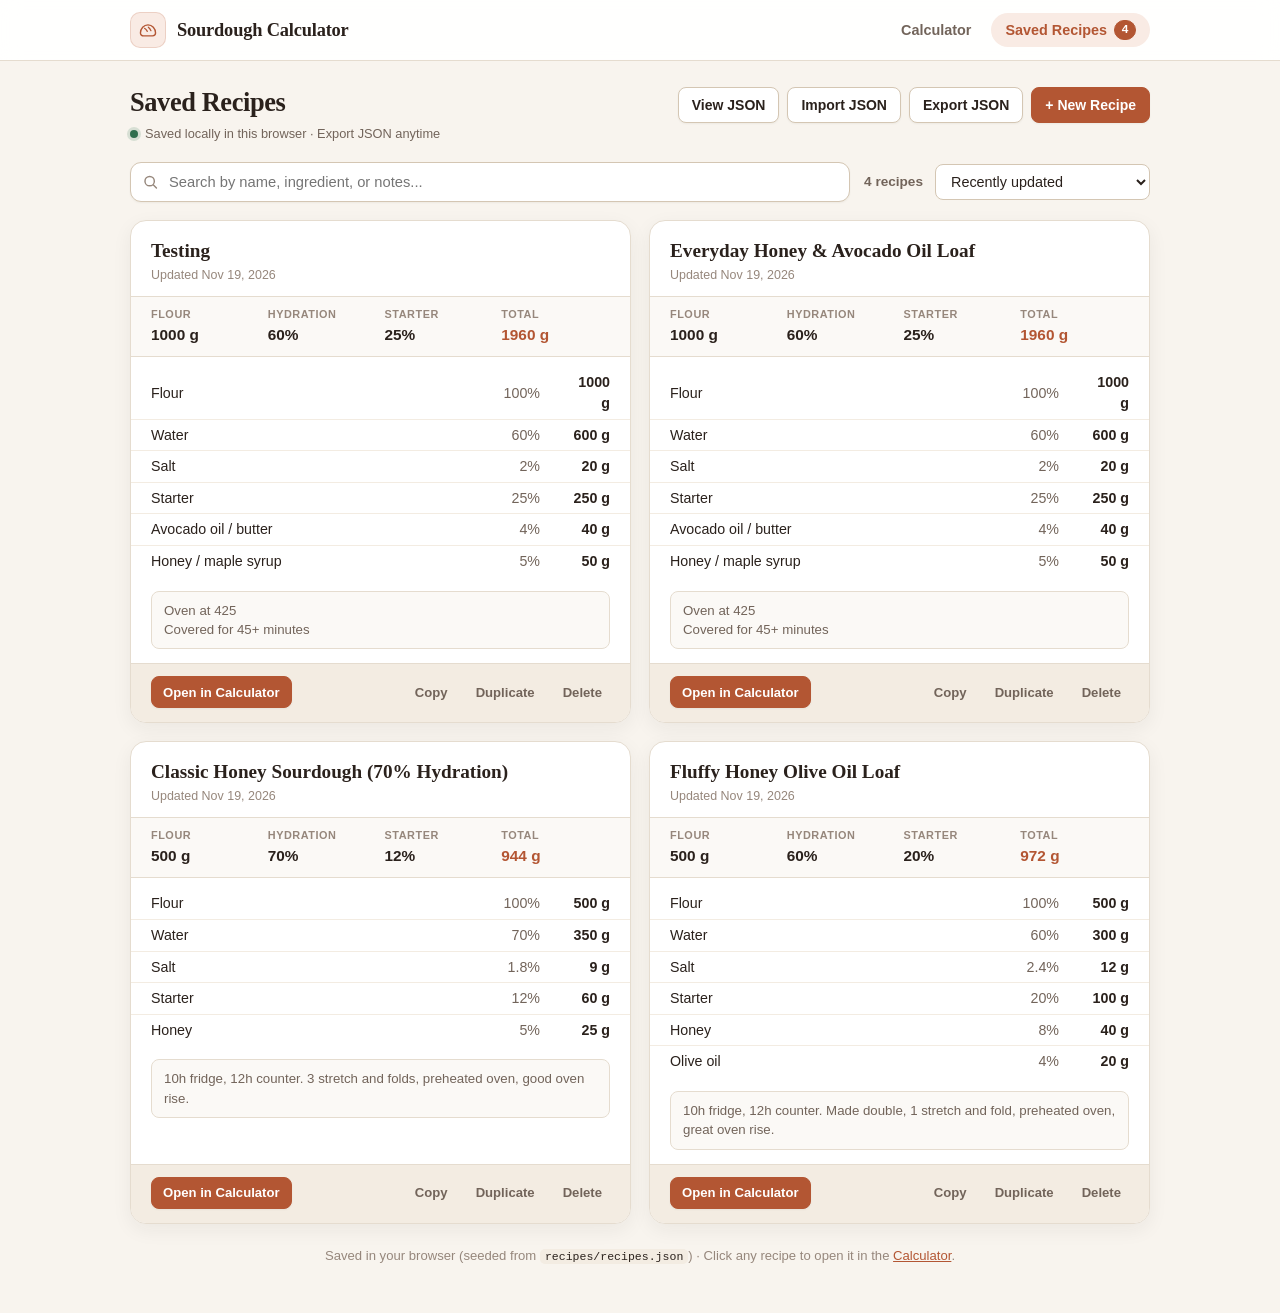
<file: recipes.html>
<!DOCTYPE html>
<html lang="en">
<head>
  <meta charset="UTF-8" />
  <meta name="viewport" content="width=device-width, initial-scale=1.0" />
  <title>Saved Recipes · Sourdough Baking Calculator</title>
  <link rel="manifest" href="manifest.webmanifest" />
  <link rel="icon" href="icons/icon.svg" type="image/svg+xml" />
  <link rel="apple-touch-icon" sizes="192x192" href="icons/icon-192.png" />
  <meta name="theme-color" content="#b35633" />
  <meta name="apple-mobile-web-app-capable" content="yes" />
  <meta name="apple-mobile-web-app-title" content="Sourdough" />
  <meta name="apple-mobile-web-app-status-bar-style" content="default" />
  <link rel="stylesheet" href="styles.css" />
</head>
<body>
  <!-- Shared Site Navigation -->
  <nav class="site-nav" aria-label="Primary navigation">
    <div class="site-nav-inner">
      <a href="index.html" class="brand">
        <div class="brand-mark" aria-hidden="true">
          <svg viewBox="0 0 32 32" fill="none" xmlns="http://www.w3.org/2000/svg">
            <path d="M5 20.5C5 13.5 10 8.5 16 8.5C22 8.5 27 13.5 27 20.5C27 22.985 24.985 24.5 22.5 24.5H9.5C7.015 24.5 5 22.985 5 20.5Z" stroke="currentColor" stroke-width="2" stroke-linecap="round" stroke-linejoin="round"/>
            <path d="M11 13.5C12.5 14.5 14 16 15 18" stroke="currentColor" stroke-width="1.8" stroke-linecap="round"/>
            <path d="M16.5 12C18 13.2 19.3 14.8 20.3 17" stroke="currentColor" stroke-width="1.8" stroke-linecap="round"/>
          </svg>
        </div>
        <span class="brand-name">Sourdough Calculator</span>
      </a>

      <div class="nav-links">
        <a href="index.html" class="nav-link">Calculator</a>
        <a href="recipes.html" class="nav-link is-active" aria-current="page">
          Saved Recipes
          <span class="nav-count" id="navRecipeCount">0</span>
        </a>
      </div>
    </div>
  </nav>

  <div class="page page-wide">
    <header class="page-header">
      <div>
        <h1>Saved Recipes</h1>
        <div id="storageStatus" class="storage-status"></div>
      </div>

      <div class="header-actions">
        <button type="button" id="toggleJsonBtn" class="btn btn-secondary">View JSON</button>
        <button type="button" id="importJsonBtn" class="btn btn-secondary">Import JSON</button>
        <input type="file" id="importFileInput" accept=".json,application/json" hidden />
        <button type="button" id="exportJsonBtn" class="btn btn-secondary">Export JSON</button>
        <a href="index.html?new=1" class="btn btn-primary">+ New Recipe</a>
      </div>
    </header>

    <div id="pageFeedback" class="page-feedback" role="status" aria-live="polite" hidden></div>

    <!-- Collapsible Raw JSON Viewer -->
    <section id="rawJsonPanel" class="json-panel" aria-label="Raw recipes.json viewer" hidden>
      <div class="json-panel-header">
        <div>
          <h2 class="json-panel-title">recipes/recipes.json</h2>
          <p class="json-panel-sub">Formatted preview of your saved recipes file</p>
        </div>
        <div class="json-panel-actions">
          <button type="button" id="copyJsonBtn" class="btn btn-secondary">Copy JSON</button>
          <button type="button" id="closeJsonBtn" class="btn btn-ghost">Close</button>
        </div>
      </div>
      <pre id="rawJsonCode" class="json-code"></pre>
    </section>

    <!-- Search & Sort Controls -->
    <section class="library-toolbar" aria-label="Filter and sort recipes">
      <div class="search-wrap">
        <svg class="search-icon" viewBox="0 0 20 20" fill="none" aria-hidden="true">
          <circle cx="9" cy="9" r="5.5" stroke="currentColor" stroke-width="1.7"/>
          <path d="M13.5 13.5L17 17" stroke="currentColor" stroke-width="1.7" stroke-linecap="round"/>
        </svg>
        <input
          type="search"
          id="searchInput"
          class="search-input"
          placeholder="Search by name, ingredient, or notes..."
          autocomplete="off"
        />
      </div>

      <div class="toolbar-right">
        <span id="resultsCount" class="results-count">0 recipes</span>
        <select id="sortSelect" class="select-input select-compact" aria-label="Sort recipes">
          <option value="recent">Recently updated</option>
          <option value="name">Name (A–Z)</option>
          <option value="hydration-desc">Hydration (High → Low)</option>
          <option value="weight-desc">Total Weight (High → Low)</option>
        </select>
      </div>
    </section>

    <!-- Recipes Grid -->
    <main id="recipesGrid" class="recipes-grid" aria-live="polite"></main>

    <!-- Empty State -->
    <section id="emptyState" class="empty-card" hidden>
      <h2 id="emptyTitle">No saved recipes yet</h2>
      <p id="emptyMessage">Save a recipe from the calculator and it will appear here automatically.</p>
      <a href="index.html" class="btn btn-primary">Go to Calculator</a>
    </section>

    <footer class="app-footer">
      <span>Saved in your browser (seeded from <code>recipes/recipes.json</code>) &middot; Click any recipe to open it in the <a href="index.html">Calculator</a>.</span>
    </footer>
  </div>

  <script src="storage.js"></script>
  <script src="recipes-page.js"></script>
</body>
</html>
</file>
<file: styles.css>
:root {
  --bg: #f8f4ee;
  --surface: #ffffff;
  --surface-subtle: #fbf9f6;
  --surface-tint: #f3ece2;
  --border: #e5dccf;
  --border-strong: #d4c6b3;
  --text: #2a211c;
  --text-muted: #72645a;
  --text-soft: #96877c;
  --accent: #b35633;
  --accent-hover: #994627;
  --accent-soft: #f9ebe4;
  --success: #2f6f4e;
  --success-bg: #ecf7f1;
  --success-border: #bfe3ce;
  --info-bg: #f2f5f9;
  --info-border: #cfdbe8;
  --info-text: #345172;
  --warning-bg: #fff5e6;
  --warning-border: #efc482;
  --warning-text: #8a520b;
  --danger: #b53d3d;
  --danger-bg: #fdf0f0;
  --danger-border: #e9b9b9;
  --radius-lg: 16px;
  --radius-md: 11px;
  --radius-sm: 8px;
  --shadow-sm: 0 1px 2px rgba(42, 33, 28, 0.05);
  --shadow-md: 0 6px 20px rgba(42, 33, 28, 0.06);
  --font-serif: Georgia, "Iowan Old Style", "Palatino Linotype", serif;
  --font-sans: -apple-system, BlinkMacSystemFont, "Segoe UI", Roboto, "Helvetica Neue", Arial, sans-serif;
  --font-mono: ui-monospace, SFMono-Regular, Menlo, Consolas, "Liberation Mono", monospace;
}

*,
*::before,
*::after {
  box-sizing: border-box;
}

html {
  font-size: 16px;
  -webkit-font-smoothing: antialiased;
}

body {
  margin: 0;
  min-height: 100vh;
  background: var(--bg);
  color: var(--text);
  font-family: var(--font-sans);
  line-height: 1.45;
}

code {
  font-family: var(--font-mono);
  font-size: 0.88em;
  background: var(--surface-tint);
  padding: 1px 5px;
  border-radius: 5px;
  color: var(--text);
}

a {
  color: var(--accent);
}

/* Shared Top Navigation */
.site-nav {
  position: sticky;
  top: 0;
  z-index: 20;
  background: rgba(255, 255, 255, 0.92);
  backdrop-filter: blur(10px);
  border-bottom: 1px solid var(--border);
}

.site-nav-inner {
  max-width: 1060px;
  margin: 0 auto;
  padding: 0 20px;
  height: 60px;
  display: flex;
  align-items: center;
  justify-content: space-between;
  gap: 16px;
}

.brand {
  display: inline-flex;
  align-items: center;
  gap: 11px;
  text-decoration: none;
  color: var(--text);
}

.brand-mark {
  width: 36px;
  height: 36px;
  border-radius: 10px;
  background: var(--accent-soft);
  color: var(--accent);
  border: 1px solid rgba(179, 86, 51, 0.18);
  display: flex;
  align-items: center;
  justify-content: center;
  flex-shrink: 0;
}

.brand-mark svg {
  width: 22px;
  height: 22px;
}

.brand-name {
  font-family: var(--font-serif);
  font-size: 1.15rem;
  font-weight: 700;
  letter-spacing: -0.01em;
}

.nav-links {
  display: flex;
  align-items: center;
  gap: 6px;
}

.nav-link {
  display: inline-flex;
  align-items: center;
  gap: 7px;
  padding: 7px 14px;
  border-radius: 999px;
  text-decoration: none;
  font-size: 0.9rem;
  font-weight: 600;
  color: var(--text-muted);
  transition: background-color 0.15s ease, color 0.15s ease;
}

.nav-link:hover {
  background: var(--surface-tint);
  color: var(--text);
}

.nav-link.is-active {
  background: var(--accent-soft);
  color: var(--accent);
}

.nav-count {
  display: inline-flex;
  align-items: center;
  justify-content: center;
  min-width: 22px;
  height: 20px;
  padding: 0 6px;
  border-radius: 999px;
  font-size: 0.74rem;
  font-weight: 700;
  background: var(--surface);
  color: var(--text-muted);
  border: 1px solid var(--border);
  font-variant-numeric: tabular-nums;
}

.nav-link.is-active .nav-count {
  background: var(--accent);
  color: #fff;
  border-color: var(--accent);
}

/* Page Containers */
.page {
  max-width: 780px;
  margin: 0 auto;
  padding: 26px 20px 48px;
}

.page-wide {
  max-width: 1060px;
}

/* Page Header */
.page-header {
  display: flex;
  align-items: flex-start;
  justify-content: space-between;
  gap: 16px;
  margin-bottom: 18px;
  flex-wrap: wrap;
}

.page-header h1 {
  margin: 0;
  font-family: var(--font-serif);
  font-size: 1.65rem;
  font-weight: 700;
  letter-spacing: -0.015em;
  color: var(--text);
  line-height: 1.2;
}

.storage-status {
  display: inline-flex;
  align-items: center;
  gap: 7px;
  margin-top: 6px;
  font-size: 0.8rem;
  color: var(--text-muted);
}

.status-dot {
  width: 8px;
  height: 8px;
  border-radius: 50%;
  flex-shrink: 0;
}

.storage-status.is-live .status-dot {
  background: var(--success);
  box-shadow: 0 0 0 3px rgba(47, 111, 78, 0.16);
}

.storage-status.is-local .status-dot {
  background: #c78328;
  box-shadow: 0 0 0 3px rgba(199, 131, 40, 0.16);
}

.header-actions {
  display: flex;
  align-items: center;
  gap: 8px;
  flex-wrap: wrap;
}

/* Buttons */
.btn {
  display: inline-flex;
  align-items: center;
  justify-content: center;
  gap: 7px;
  height: 36px;
  padding: 0 13px;
  border-radius: var(--radius-sm);
  font-family: inherit;
  font-size: 0.875rem;
  font-weight: 600;
  text-decoration: none;
  cursor: pointer;
  white-space: nowrap;
  transition: background-color 0.15s ease, border-color 0.15s ease, color 0.15s ease, transform 0.08s ease;
}

.btn:active {
  transform: translateY(1px);
}

.btn-sm {
  height: 32px;
  padding: 0 11px;
  font-size: 0.82rem;
}

.btn-icon {
  width: 16px;
  height: 16px;
  flex-shrink: 0;
}

.btn-primary {
  background: var(--accent);
  color: #fff;
  border: 1px solid var(--accent);
  box-shadow: var(--shadow-sm);
}

.btn-primary:hover {
  background: var(--accent-hover);
  border-color: var(--accent-hover);
}

.btn-secondary {
  background: var(--surface);
  color: var(--text);
  border: 1px solid var(--border-strong);
  box-shadow: var(--shadow-sm);
}

.btn-secondary:hover {
  background: var(--surface-subtle);
  border-color: var(--text-soft);
}

.btn-secondary.copied {
  background: var(--accent-soft);
  border-color: var(--accent);
  color: var(--accent);
}

.btn-ghost {
  background: transparent;
  color: var(--text-muted);
  border: 1px solid transparent;
}

.btn-ghost:hover {
  background: var(--surface-tint);
  color: var(--text);
}

.btn-danger {
  background: var(--danger);
  color: #fff;
  border: 1px solid var(--danger);
}

.btn-danger-hover:hover {
  background: var(--danger-bg);
  color: var(--danger);
}

/* Open & Save Recipe Bar */
.recipe-bar {
  background: var(--surface);
  border: 1px solid var(--border);
  border-radius: var(--radius-lg);
  padding: 16px 20px;
  margin-bottom: 18px;
  box-shadow: var(--shadow-sm);
  display: grid;
  grid-template-columns: minmax(200px, 1fr) minmax(260px, 1.35fr);
  gap: 14px 18px;
  align-items: end;
}

.recipe-bar-group {
  display: flex;
  flex-direction: column;
  gap: 5px;
  min-width: 0;
}

.bar-label {
  font-size: 0.74rem;
  font-weight: 700;
  text-transform: uppercase;
  letter-spacing: 0.06em;
  color: var(--text-muted);
}

.save-row {
  display: flex;
  align-items: center;
  gap: 8px;
}

.text-input,
.select-input {
  height: 36px;
  padding: 0 11px;
  border: 1px solid var(--border-strong);
  border-radius: var(--radius-sm);
  background: var(--surface);
  color: var(--text);
  font-family: inherit;
  font-size: 0.9rem;
  transition: border-color 0.15s ease, box-shadow 0.15s ease;
}

.text-input {
  flex: 1;
  min-width: 0;
}

.select-input {
  width: 100%;
  cursor: pointer;
}

.select-compact {
  width: auto;
  min-width: 170px;
}

.text-input:focus,
.select-input:focus {
  outline: none;
  border-color: var(--accent);
  box-shadow: 0 0 0 3px rgba(179, 86, 51, 0.13);
}

.bar-feedback,
.page-feedback {
  grid-column: 1 / -1;
  padding: 9px 12px;
  border-radius: var(--radius-sm);
  font-size: 0.85rem;
  font-weight: 500;
}

.page-feedback {
  margin-bottom: 16px;
}

.bar-feedback.is-success,
.page-feedback.is-success {
  background: var(--success-bg);
  border: 1px solid var(--success-border);
  color: var(--success);
}

.bar-feedback.is-info,
.page-feedback.is-info {
  background: var(--info-bg);
  border: 1px solid var(--info-border);
  color: var(--info-text);
}

.bar-feedback.is-error,
.page-feedback.is-error {
  background: var(--danger-bg);
  border: 1px solid var(--danger-border);
  color: var(--danger);
}

/* Hero Bar */
.hero-card {
  background: var(--surface);
  border: 1px solid var(--border);
  border-radius: var(--radius-lg);
  padding: 20px 22px;
  margin-bottom: 18px;
  box-shadow: var(--shadow-md);
  display: flex;
  align-items: center;
  justify-content: space-between;
  gap: 24px;
  flex-wrap: wrap;
}

.total-flour-control {
  display: flex;
  flex-direction: column;
  gap: 6px;
}

.hero-label {
  font-size: 0.78rem;
  font-weight: 600;
  text-transform: uppercase;
  letter-spacing: 0.06em;
  color: var(--text-muted);
}

.hero-input-row {
  display: flex;
  align-items: center;
  gap: 10px;
}

.quick-scale {
  display: flex;
  gap: 6px;
}

.chip-btn {
  height: 44px;
  min-width: 44px;
  padding: 0 11px;
  border-radius: var(--radius-md);
  border: 1px solid var(--border);
  background: var(--surface-subtle);
  color: var(--text-muted);
  font-family: inherit;
  font-size: 0.9rem;
  font-weight: 600;
  cursor: pointer;
  transition: all 0.15s ease;
}

.chip-btn:hover {
  background: var(--accent-soft);
  border-color: rgba(179, 86, 51, 0.35);
  color: var(--accent);
}

.hero-metrics {
  display: flex;
  align-items: center;
  gap: 24px;
  flex-wrap: wrap;
}

.metric {
  display: flex;
  flex-direction: column;
  gap: 2px;
  min-width: 74px;
}

.metric-label {
  font-size: 0.76rem;
  font-weight: 600;
  text-transform: uppercase;
  letter-spacing: 0.05em;
  color: var(--text-soft);
}

.metric-value {
  font-size: 1.25rem;
  font-weight: 700;
  color: var(--text);
  font-variant-numeric: tabular-nums;
}

.metric-accent .metric-value {
  color: var(--accent);
}

/* Main Calculator Card */
.calc-card {
  background: var(--surface);
  border: 1px solid var(--border);
  border-radius: var(--radius-lg);
  box-shadow: var(--shadow-md);
  overflow: hidden;
  margin-bottom: 18px;
}

.table-head,
.ingredient-row,
.total-row {
  display: grid;
  grid-template-columns: minmax(170px, 1fr) 128px 136px 36px;
  align-items: center;
  gap: 12px;
  padding-left: 22px;
  padding-right: 16px;
}

.table-head {
  padding-top: 12px;
  padding-bottom: 12px;
  background: var(--surface-subtle);
  border-bottom: 1px solid var(--border);
  font-size: 0.75rem;
  font-weight: 600;
  text-transform: uppercase;
  letter-spacing: 0.06em;
  color: var(--text-soft);
}

.table-head .col-pct,
.table-head .col-weight {
  text-align: right;
  padding-right: 8px;
}

/* Groups */
.group {
  padding: 14px 0 12px;
  border-bottom: 1px solid var(--border);
}

.group:last-of-type {
  border-bottom: none;
}

.group-header {
  display: flex;
  align-items: center;
  justify-content: space-between;
  padding: 0 22px 10px;
}

.group-title-wrap {
  display: flex;
  align-items: center;
  gap: 8px;
}

.group-title {
  margin: 0;
  font-size: 0.82rem;
  font-weight: 700;
  text-transform: uppercase;
  letter-spacing: 0.07em;
  color: var(--text-muted);
}

.group-pill {
  font-size: 0.74rem;
  font-weight: 600;
  padding: 2px 8px;
  border-radius: 999px;
  background: var(--surface-tint);
  color: var(--text-muted);
  font-variant-numeric: tabular-nums;
}

.group-pill.warn {
  background: var(--warning-bg);
  color: var(--warning-text);
  border: 1px solid var(--warning-border);
}

.btn-add {
  display: inline-flex;
  align-items: center;
  gap: 4px;
  padding: 5px 10px;
  border-radius: var(--radius-sm);
  border: 1px solid rgba(179, 86, 51, 0.25);
  background: var(--accent-soft);
  color: var(--accent);
  font-family: inherit;
  font-size: 0.82rem;
  font-weight: 600;
  cursor: pointer;
  transition: background-color 0.15s ease, border-color 0.15s ease;
}

.btn-add:hover {
  background: #f4ded2;
  border-color: rgba(179, 86, 51, 0.45);
}

/* Ingredient Rows */
.rows-list {
  display: flex;
  flex-direction: column;
  gap: 6px;
}

.ingredient-row {
  padding-top: 4px;
  padding-bottom: 4px;
}

.name-cell {
  display: flex;
  align-items: center;
  gap: 8px;
  min-width: 0;
}

.name-static {
  font-size: 0.96rem;
  font-weight: 500;
  color: var(--text);
  padding: 8px 2px;
}

.name-input {
  width: 100%;
  min-width: 0;
  padding: 8px 10px;
  border: 1px solid transparent;
  border-radius: var(--radius-sm);
  background: transparent;
  color: var(--text);
  font-family: inherit;
  font-size: 0.96rem;
  font-weight: 500;
  transition: border-color 0.15s ease, background-color 0.15s ease;
}

.name-input:hover {
  background: var(--surface-subtle);
  border-color: var(--border);
}

.name-input:focus {
  outline: none;
  background: var(--surface);
  border-color: var(--accent);
  box-shadow: 0 0 0 3px rgba(179, 86, 51, 0.12);
}

.name-input::placeholder {
  color: var(--text-soft);
  font-weight: 400;
}

.auto-badge {
  flex-shrink: 0;
  font-size: 0.68rem;
  font-weight: 600;
  text-transform: uppercase;
  letter-spacing: 0.05em;
  padding: 2px 6px;
  border-radius: 5px;
  background: var(--surface-tint);
  color: var(--text-muted);
}

/* Number Inputs with Unit Suffix */
.unit-input {
  position: relative;
  display: flex;
  align-items: center;
  background: var(--surface);
  border: 1px solid var(--border-strong);
  border-radius: var(--radius-sm);
  transition: border-color 0.15s ease, box-shadow 0.15s ease, background-color 0.15s ease;
}

.unit-input:hover:not(.is-readonly) {
  border-color: var(--text-soft);
}

.unit-input:focus-within:not(.is-readonly) {
  border-color: var(--accent);
  box-shadow: 0 0 0 3px rgba(179, 86, 51, 0.14);
}

.unit-input input {
  width: 100%;
  border: none;
  background: transparent;
  padding: 8px 6px 8px 10px;
  font-family: inherit;
  font-size: 0.96rem;
  font-weight: 600;
  color: var(--text);
  text-align: right;
  font-variant-numeric: tabular-nums;
  outline: none;
  -moz-appearance: textfield;
}

.unit-input input::-webkit-outer-spin-button,
.unit-input input::-webkit-inner-spin-button {
  -webkit-appearance: none;
  margin: 0;
}

.unit-suffix {
  padding-right: 10px;
  font-size: 0.85rem;
  font-weight: 500;
  color: var(--text-soft);
  user-select: none;
  flex-shrink: 0;
}

.unit-input.is-readonly {
  background: var(--surface-subtle);
  border-color: var(--border);
}

.unit-input.is-readonly input {
  color: var(--text-muted);
  cursor: default;
}

.unit-input-lg {
  width: 158px;
  border-radius: var(--radius-md);
  border-width: 1.5px;
  border-color: var(--border-strong);
}

.unit-input-lg input {
  font-size: 1.35rem;
  font-weight: 700;
  padding: 9px 6px 9px 12px;
}

.unit-input-lg .unit-suffix {
  font-size: 1rem;
  padding-right: 12px;
}

.unit-input-total {
  border-color: rgba(179, 86, 51, 0.4);
  background: var(--surface);
}

.unit-input-total input {
  font-size: 1.05rem;
  font-weight: 700;
  color: var(--accent);
}

.btn-remove {
  width: 32px;
  height: 32px;
  border: none;
  border-radius: var(--radius-sm);
  background: transparent;
  color: var(--text-soft);
  font-size: 1.2rem;
  line-height: 1;
  display: inline-flex;
  align-items: center;
  justify-content: center;
  cursor: pointer;
  transition: background-color 0.15s ease, color 0.15s ease;
}

.btn-remove:hover {
  background: var(--danger-bg);
  color: var(--danger);
}

.inline-warning {
  margin: 10px 22px 2px;
  padding: 9px 12px;
  border-radius: var(--radius-sm);
  background: var(--warning-bg);
  border: 1px solid var(--warning-border);
  color: var(--warning-text);
  font-size: 0.85rem;
  font-weight: 500;
}

.empty-hint {
  margin: 4px 22px 6px;
  font-size: 0.86rem;
  color: var(--text-soft);
}

.total-row {
  padding-top: 16px;
  padding-bottom: 16px;
  background: var(--surface-tint);
  border-top: 1px solid var(--border);
}

.total-label-wrap {
  display: flex;
  flex-direction: column;
}

.total-label {
  font-size: 1rem;
  font-weight: 700;
  color: var(--text);
}

.total-hint {
  font-size: 0.76rem;
  color: var(--text-muted);
}

.total-pct-value {
  text-align: right;
  padding-right: 10px;
  font-size: 0.96rem;
  font-weight: 700;
  color: var(--text-muted);
  font-variant-numeric: tabular-nums;
}

/* Notes Card */
.notes-card {
  background: var(--surface);
  border: 1px solid var(--border);
  border-radius: var(--radius-lg);
  padding: 16px 20px 18px;
  box-shadow: var(--shadow-sm);
}

.notes-label {
  display: block;
  margin-bottom: 8px;
  font-size: 0.8rem;
  font-weight: 700;
  text-transform: uppercase;
  letter-spacing: 0.06em;
  color: var(--text-muted);
}

.notes-card textarea {
  width: 100%;
  resize: vertical;
  min-height: 70px;
  padding: 10px 12px;
  border: 1px solid var(--border);
  border-radius: var(--radius-sm);
  background: var(--surface-subtle);
  color: var(--text);
  font-family: inherit;
  font-size: 0.93rem;
  line-height: 1.5;
  transition: border-color 0.15s ease, background-color 0.15s ease, box-shadow 0.15s ease;
}

.notes-card textarea:focus {
  outline: none;
  background: var(--surface);
  border-color: var(--accent);
  box-shadow: 0 0 0 3px rgba(179, 86, 51, 0.12);
}

/* ===========================
   Saved Recipes Page
   =========================== */

.json-panel {
  background: #231c18;
  color: #f4ece3;
  border-radius: var(--radius-lg);
  padding: 16px 20px;
  margin-bottom: 18px;
  box-shadow: var(--shadow-md);
}

.json-panel-header {
  display: flex;
  align-items: center;
  justify-content: space-between;
  gap: 12px;
  margin-bottom: 12px;
  flex-wrap: wrap;
}

.json-panel-title {
  margin: 0;
  font-family: var(--font-mono);
  font-size: 0.95rem;
  color: #f9d9c8;
}

.json-panel-sub {
  margin: 2px 0 0;
  font-size: 0.8rem;
  color: #b7a99d;
}

.json-panel-actions {
  display: flex;
  align-items: center;
  gap: 8px;
}

.json-panel .btn-secondary {
  background: #352b25;
  color: #f4ece3;
  border-color: #54453d;
}

.json-panel .btn-secondary:hover {
  background: #443730;
}

.json-panel .btn-ghost {
  color: #c5b7ab;
}

.json-panel .btn-ghost:hover {
  background: rgba(255, 255, 255, 0.08);
  color: #fff;
}

.json-code {
  margin: 0;
  max-height: 360px;
  overflow: auto;
  padding: 14px;
  border-radius: var(--radius-sm);
  background: #1a1411;
  font-family: var(--font-mono);
  font-size: 0.82rem;
  line-height: 1.5;
  color: #efe6dc;
}

.library-toolbar {
  display: flex;
  align-items: center;
  justify-content: space-between;
  gap: 14px;
  margin-bottom: 18px;
  flex-wrap: wrap;
}

.search-wrap {
  position: relative;
  flex: 1;
  min-width: 240px;
}

.search-icon {
  position: absolute;
  left: 12px;
  top: 50%;
  transform: translateY(-50%);
  width: 17px;
  height: 17px;
  color: var(--text-soft);
  pointer-events: none;
}

.search-input {
  width: 100%;
  height: 40px;
  padding: 0 12px 0 38px;
  border: 1px solid var(--border-strong);
  border-radius: var(--radius-md);
  background: var(--surface);
  color: var(--text);
  font-family: inherit;
  font-size: 0.92rem;
  box-shadow: var(--shadow-sm);
}

.search-input:focus {
  outline: none;
  border-color: var(--accent);
  box-shadow: 0 0 0 3px rgba(179, 86, 51, 0.13);
}

.toolbar-right {
  display: flex;
  align-items: center;
  gap: 12px;
}

.results-count {
  font-size: 0.85rem;
  font-weight: 600;
  color: var(--text-muted);
  white-space: nowrap;
}

.recipes-grid {
  display: grid;
  grid-template-columns: repeat(2, minmax(0, 1fr));
  gap: 18px;
}

.recipe-card {
  background: var(--surface);
  border: 1px solid var(--border);
  border-radius: var(--radius-lg);
  box-shadow: var(--shadow-md);
  display: flex;
  flex-direction: column;
  overflow: hidden;
  transition: border-color 0.15s ease, transform 0.15s ease;
}

.recipe-card:hover {
  border-color: var(--border-strong);
}

.recipe-card-header {
  padding: 18px 20px 12px;
}

.recipe-card-title {
  margin: 0;
  font-family: var(--font-serif);
  font-size: 1.2rem;
  font-weight: 700;
  color: var(--text);
  line-height: 1.25;
}

.recipe-card-date {
  display: block;
  margin-top: 3px;
  font-size: 0.78rem;
  color: var(--text-soft);
}

.recipe-stats {
  display: grid;
  grid-template-columns: repeat(4, 1fr);
  gap: 8px;
  padding: 10px 20px;
  background: var(--surface-subtle);
  border-top: 1px solid var(--border);
  border-bottom: 1px solid var(--border);
}

.recipe-stat {
  display: flex;
  flex-direction: column;
  gap: 1px;
}

.recipe-stat-label {
  font-size: 0.68rem;
  font-weight: 700;
  text-transform: uppercase;
  letter-spacing: 0.05em;
  color: var(--text-soft);
}

.recipe-stat-value {
  font-size: 0.96rem;
  font-weight: 700;
  color: var(--text);
  font-variant-numeric: tabular-nums;
}

.recipe-stat.is-accent .recipe-stat-value {
  color: var(--accent);
}

.recipe-mini-table {
  width: 100%;
  border-collapse: collapse;
  margin: 10px 0;
}

.recipe-mini-table td {
  padding: 5px 20px;
  font-size: 0.89rem;
  border-bottom: 1px solid var(--surface-tint);
}

.recipe-mini-table tr:last-child td {
  border-bottom: none;
}

.mini-name {
  color: var(--text);
  font-weight: 500;
}

.mini-pct {
  text-align: right;
  color: var(--text-muted);
  font-variant-numeric: tabular-nums;
  width: 72px;
  padding-right: 6px !important;
}

.mini-grams {
  text-align: right;
  font-weight: 600;
  color: var(--text);
  font-variant-numeric: tabular-nums;
  width: 84px;
}

.recipe-card-notes {
  margin: 4px 20px 14px;
  padding: 9px 12px;
  border-radius: var(--radius-sm);
  background: var(--surface-subtle);
  border: 1px solid var(--border);
  font-size: 0.83rem;
  color: var(--text-muted);
  white-space: pre-line;
  line-height: 1.45;
}

.recipe-card-footer {
  margin-top: auto;
  padding: 12px 16px 14px 20px;
  background: var(--surface-tint);
  border-top: 1px solid var(--border);
  display: flex;
  align-items: center;
  justify-content: space-between;
  gap: 8px;
  flex-wrap: wrap;
}

.card-secondary-actions {
  display: flex;
  align-items: center;
  gap: 4px;
}

.empty-card {
  background: var(--surface);
  border: 1px dashed var(--border-strong);
  border-radius: var(--radius-lg);
  padding: 40px 24px;
  text-align: center;
}

.empty-card h2 {
  margin: 0 0 6px;
  font-family: var(--font-serif);
  font-size: 1.25rem;
}

.empty-card p {
  margin: 0 0 18px;
  color: var(--text-muted);
  font-size: 0.92rem;
}

/* Footer */
.app-footer {
  margin-top: 22px;
  text-align: center;
  font-size: 0.82rem;
  color: var(--text-soft);
}

/* Responsive */
@media (max-width: 820px) {
  .recipes-grid {
    grid-template-columns: 1fr;
  }

  .recipe-bar {
    grid-template-columns: 1fr;
  }
}

@media (max-width: 620px) {
  .site-nav-inner {
    padding: 0 12px;
  }

  .brand-name {
    font-size: 1rem;
  }

  .nav-link {
    padding: 6px 10px;
    font-size: 0.84rem;
  }

  .page {
    padding: 18px 12px 36px;
  }

  .save-row {
    flex-wrap: wrap;
  }

  .hero-card {
    padding: 16px;
    gap: 16px;
  }

  .hero-metrics {
    width: 100%;
    justify-content: space-between;
    padding-top: 12px;
    border-top: 1px solid var(--border);
    gap: 12px;
  }

  .table-head {
    display: none;
  }

  .group-header {
    padding: 0 14px 10px;
  }

  .ingredient-row {
    grid-template-columns: 1fr 1fr 32px;
    grid-template-rows: auto auto;
    gap: 6px 8px;
    padding: 8px 12px 8px 14px;
    border-bottom: 1px solid var(--surface-tint);
  }

  .ingredient-row:last-child {
    border-bottom: none;
  }

  .ingredient-row .col-name {
    grid-column: 1 / 3;
    grid-row: 1;
  }

  .ingredient-row .col-action {
    grid-column: 3;
    grid-row: 1;
  }

  .ingredient-row .col-pct {
    grid-column: 1;
    grid-row: 2;
  }

  .ingredient-row .col-weight {
    grid-column: 2 / 4;
    grid-row: 2;
  }

  .total-row {
    grid-template-columns: 1fr auto;
    grid-template-rows: auto auto;
    gap: 8px 12px;
    padding: 14px;
  }

  .total-row .col-name {
    grid-column: 1;
    grid-row: 1;
  }

  .total-row .col-pct {
    grid-column: 2;
    grid-row: 1;
    padding-right: 2px;
  }

  .total-row .col-weight {
    grid-column: 1 / 3;
    grid-row: 2;
  }

  .total-row .col-action {
    display: none;
  }

  .inline-warning,
  .empty-hint {
    margin-left: 14px;
    margin-right: 14px;
  }
}

@media print {
  body {
    background: #fff;
  }

  .site-nav,
  .header-actions,
  .recipe-bar,
  .quick-scale,
  .btn-add,
  .btn-remove,
  .app-footer,
  .total-hint,
  .library-toolbar,
  .recipe-card-footer {
    display: none !important;
  }

  .hero-card,
  .calc-card,
  .notes-card,
  .recipe-card {
    box-shadow: none;
    border-color: #ccc;
  }
}
</file>
